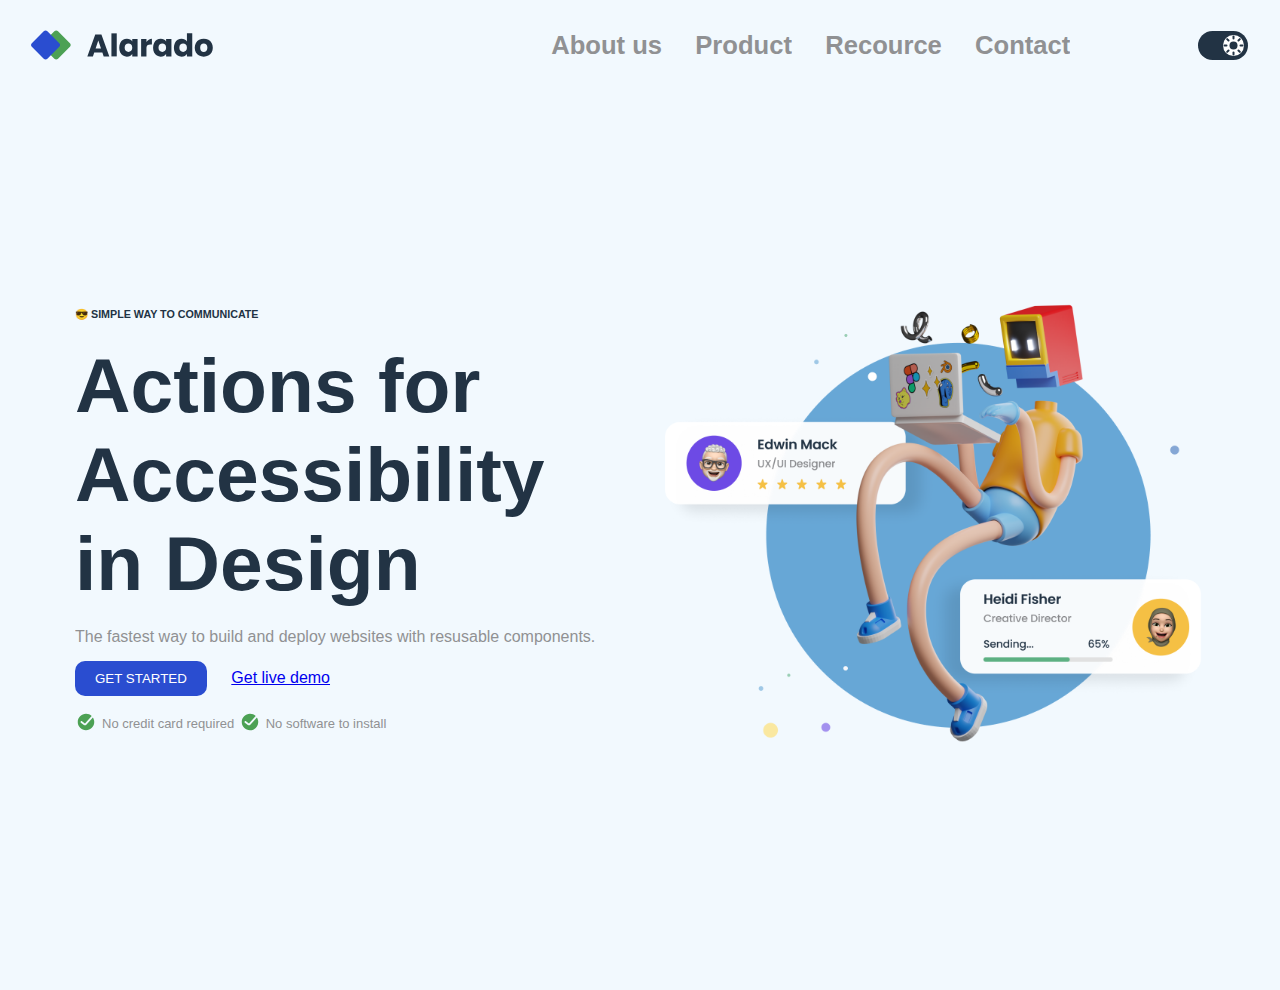
<file: index.html>
<!DOCTYPE html>
<html lang="en">
  <head>
    <meta charset="utf-8" />
    <meta name="viewport" content="width=device-width, initial-scale=1.0" />
    <title>Simple Homepage</title>
    <link rel="stylesheet" href="https://fonts.google.com/specimen/Poppins" />
    <link rel="stylesheet" href="style.css" />
  </head>
  <body>
    <header>
      <img src="res/alarado-icon-homepage.svg" alt="logo" id="logo" />
      <nav id="nav" class="top-nav">
        <button class="close-nav-btn" id="close-nav-btn">
          <img src="res/close-sign.svg" alt="" />
        </button>
        <ul class="nav-list">
          <li class="nav-item">
            <a href="#" class="nav-link">About us</a>
          </li>
          <li class="nav-item">
            <a href="#" class="nav-link">Product</a>
          </li>
          <li class="nav-item">
            <a href="#" class="nav-link">Recource</a>
          </li>
          <li class="nav-item">
            <a href="#" class="nav-link">Contact</a>
          </li>
        </ul>
        <div class="toggle-container">
          <label class="switch">
            <input id="toggle-button" type="checkbox" />
            <span class="slider round"></span>
          </label>
        </div>
      </nav>

      <button class="show-nav-btn" id="show-nav-btn">
        <div class="menu"></div>
        <div class="menu"></div>
        <div class="menu"></div>
      </button>
    </header>

    <section class="main-section">
      <div class="img-div">
        <img src="res/hero-image-simple-homepage.png" alt="" />
      </div>
      <div class="text-div">
        <h6>😎 Simple way to communicate</h6>
        <h1>Actions for Accessibility in Design</h1>
        <p>
          The fastest way to build and deploy websites with resusable
          components.
        </p>
        <div class="links">
          <button class="get-started-btn" id="get-started-btn">
            GET STARTED
          </button>
          <a href="#">Get live demo</a>
        </div>
        <div class="conditions">
          <span
            ><img src="res/Done_ring_round_fill.svg" alt="" />No credit card
            required</span
          >
          <span
            ><img src="res/Done_ring_round_fill.svg" alt="" />No software to
            install</span
          >
        </div>
      </div>
    </section>
    <script src="script.js"></script>
  </body>
</html>
</file>
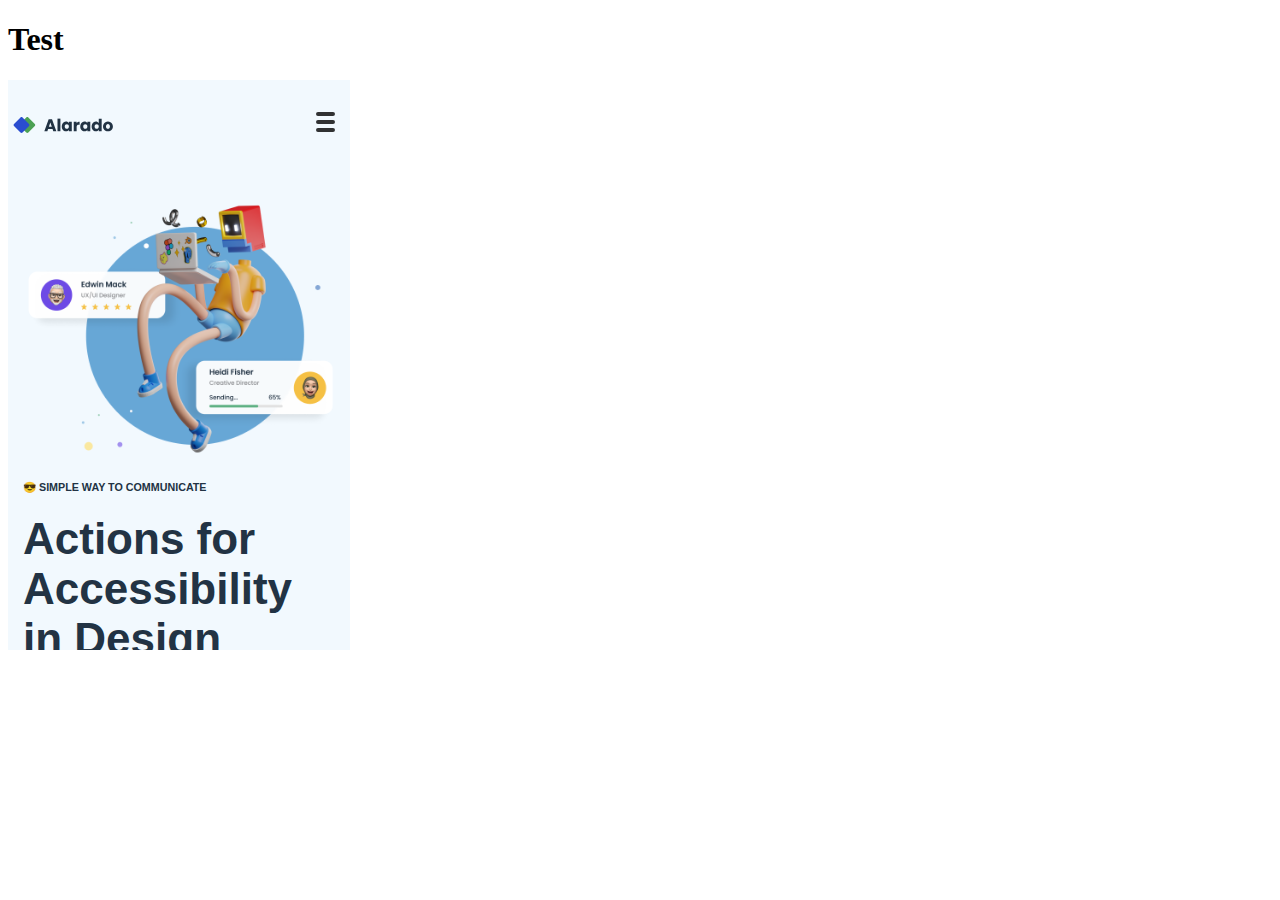
<file: test.html>
<!DOCTYPE html>
<html>
  <head>
    <style>
      .ifr-div {
        width: 360px;
        height: 600px;
      }
      iframe {
        width: 95%;
        height: 95%;
      }
    </style>
  </head>
  <body>
    <h1>Test</h1>
    <div class="ifr-div">
      <iframe src="./index.html" frameborder="0"></iframe>
    </div>
    <script></script>
  </body>
</html>
</file>
<file: style.css>
:root {
  --blue-button: #2a4dd0;
  --green: #4ca154;
  --dark: #111729;
  --light-dark: #223344;
  --gray: #909193;
  --body: #f2f9fe;
  --white: #ffffff;
}

* {
  box-sizing: border-box;
  padding: 0;
  margin: 0;
  overflow-x: hidden;
}
body {
  background-color: var(--body);
  color: var(--light-dark);
  padding: 20px 30px;
  font-family: Arial, Helvetica, sans-serif;
}
header {
  width: 100%;
  height: 50px;
  display: flex;
  justify-content: space-between;
  overflow: hidden;
}

#logo {
  width: 15%;
  min-width: 100px;
  height: 100%;
  display: inline-block;
}
.top-nav {
  width: 60%;
  height: 100%;
  display: inline-flex;
  align-items: center;
  justify-content: space-between;
}

.top-nav ul {
  width: 80%;
  height: 100%;
  display: inline-flex;
  align-items: center;
  justify-content: space-evenly;
  list-style: none;
}
.top-nav li {
  font-size: max(2vw, 0.85em);
}

.top-nav a {
  text-decoration: none;
  color: var(--gray);
  font-weight: bolder;
}

/* checkbox---------------------------------------------------------------------------- */
.toggle-container {
  width: 55px;
  height: 100%;
  display: inline-flex;
  align-items: center;
  justify-content: center;
}

.switch {
  position: relative;
  display: inline-block;
  width: 50px;
  height: 29px;
}

.switch input {
  opacity: 0;
  width: 0;
  height: 0;
}

.slider {
  position: absolute;
  cursor: pointer;
  top: 0;
  left: 0;
  right: 0;
  bottom: 0;
  background-color: #223344;
  -webkit-transition: 0.4s;
  transition: 0.4s;
}

.slider:before {
  display: flex;
  align-items: center;
  justify-content: center;
  position: absolute;
  content: "";
  height: 21px;
  width: 21px;
  right: 4px;
  bottom: 4px;
  background-color: white;
  background-image: url("res/Sun_fill.svg");
  background-position: center;
  -webkit-transition: 0.4s;
  transition: 0.4s;
}

input:checked + .slider {
  background-color: #223344;
}

input:focus + .slider {
  box-shadow: 0 0 1px #223344;
}

input:checked + .slider:before {
  -webkit-transform: translateX(-21px);
  -ms-transform: translateX(-21px);
  transform: translateX(-21px);
  background-image: url("res/Moon_fill.svg");
}

/* Rounded sliders */
.slider.round {
  border-radius: 34px;
}

.slider.round:before {
  border-radius: 50%;
}

/* checkbox------------------------------------------------------------------------------ */

.show-nav-btn {
  width: 40px;
  height: 40px;
  padding: 10px;
  border-radius: 50%;
  background-color: #f2f9fe;
  border: none;
  display: none;
  flex-direction: column;
  align-items: center;
  justify-content: space-evenly;
  transition: 0.25s;
  overflow: hidden;
}

.show-nav-btn div {
  width: 95%;
  border: 2px solid;
  margin: 2px 0;
  border-radius: 2px;
  opacity: 0.8;
}
.show-nav-btn:hover {
  transform: scale(1.1);
}
.show-nav-btn:active {
  transform: scale(0.8);
}
.close-nav-btn {
  padding: 5px;
  margin: 5px 20px;
  background-color: var(--white);
  border: none;
  display: none;
  border-radius: 50%;
}

.main-section {
  width: 100%;
  min-height: 100vh;
  display: flex;
  flex-direction: row-reverse;
  align-items: center;
  padding: 30px;
}
.main-section > div {
  width: 50%;
  padding: 15px;
}
h6 {
  text-transform: uppercase;
}
h1 {
  font-size: max(6vw, 44px);
  color: var(--light-dark);
  font-weight: bold;
  margin: 20px auto;
}
p {
  color: var(--gray);
}
.links {
  width: 100%;
  margin: 15px 0;
}
.links a {
  margin-left: 20px;
}
.links a:visited {
  color: rgb(113, 170, 251);
}
.get-started-btn {
  padding: 10px 20px;
  background-color: var(--blue-button);
  color: var(--white);
  border-radius: 10px;
  border: none;
}
.img-div img {
  width: 100%;
}
.conditions {
  overflow: hidden;
}
.conditions span {
  font-size: small;
  color: var(--gray);
}
.conditions span img {
  width: 4%;
  margin-bottom: -5px;
  margin-right: 5px;
}
@media (max-width: 800px) {
  .main-section {
    flex-direction: column;
    padding: 40px;
  }
  .main-section > div {
    width: 100%;
    padding: 10px;
  }
}

@media (max-width: 600px) {
  body {
    padding: 20px 5px;
  }
  .top-nav {
    width: 0;
    height: 100vh;
    display: hidden;
    flex-direction: column;
    align-items: center;
    justify-content: space-evenly;
    padding: 0;
    position: absolute;
    top: 0;
    right: 0;
    background-color: var(--white);
    -webkit-transition: 0.4s;
    transition: 0.4s;
  }
  .top-nav ul {
    width: 100%;
    display: flex;
    align-items: center;
    flex-direction: column;
    justify-content: space-evenly;
    height: 50vh;
  }
  .top-nav .toggle-container {
    width: 100%;
    height: 30%;
  }
  .top-nav a {
    font-size: 4.5vw;
  }
  .show-nav-btn {
    display: inline-flex;
  }
  .close-nav-btn {
    display: inline-block;
    align-self: flex-end;
  }
  .main-section {
    padding: 30px 5px;
  }
  .main-section > div {
    padding: 5px;
  }
}

.show-nav {
  width: 60vw;
  z-index: 1;
  padding: 10px;
}

/* DARK MODE */
.bg-dark {
  background-color: var(--dark);
}
.color-body {
  color: var(--body);
}
.bg-light-dark {
  background-color: var(--light-dark);
}
/* scrollbar */
/* width */
::-webkit-scrollbar {
  width: 5px;
  height: 5px;
}

/* Track */
::-webkit-scrollbar-track {
  background: #f1f1f1;
}

/* Handle */
::-webkit-scrollbar-thumb {
  background: #888;
}

/* Handle on hover */
::-webkit-scrollbar-thumb:hover {
  background: #555;
}
</file>
